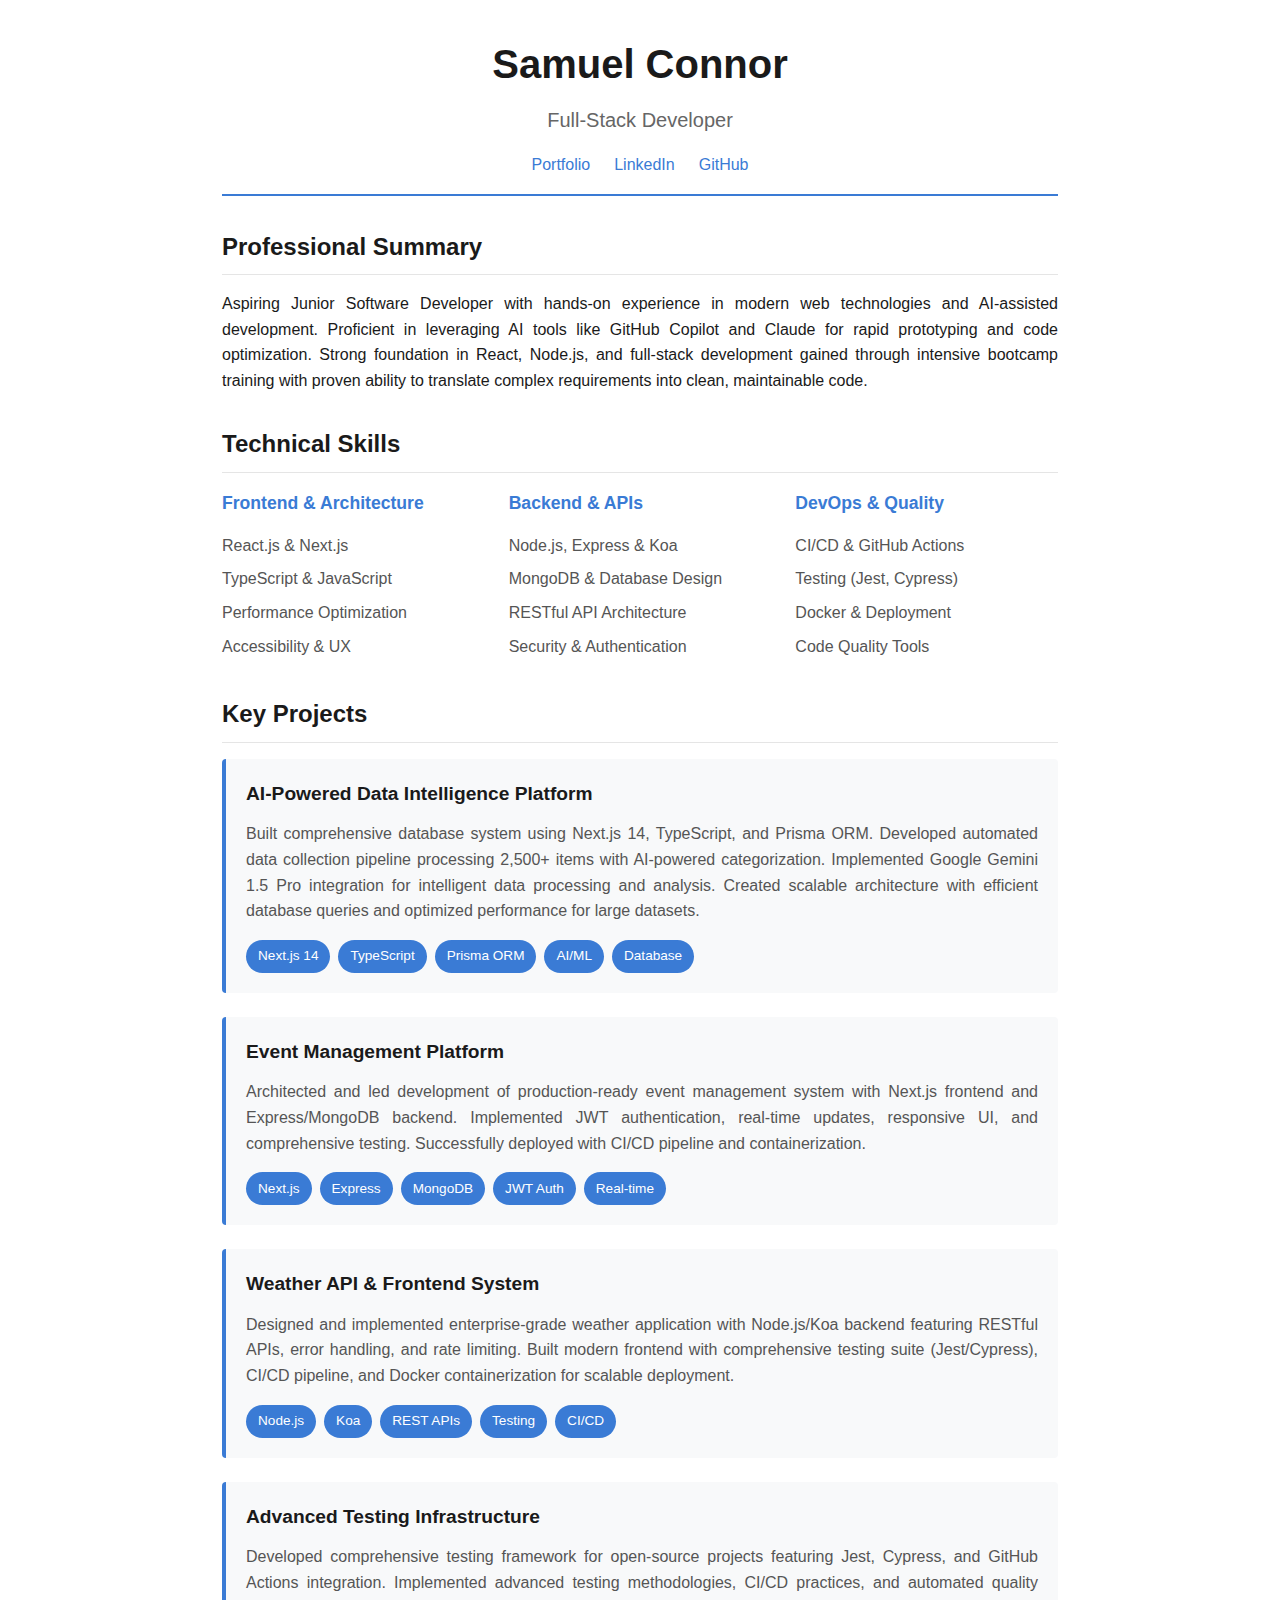
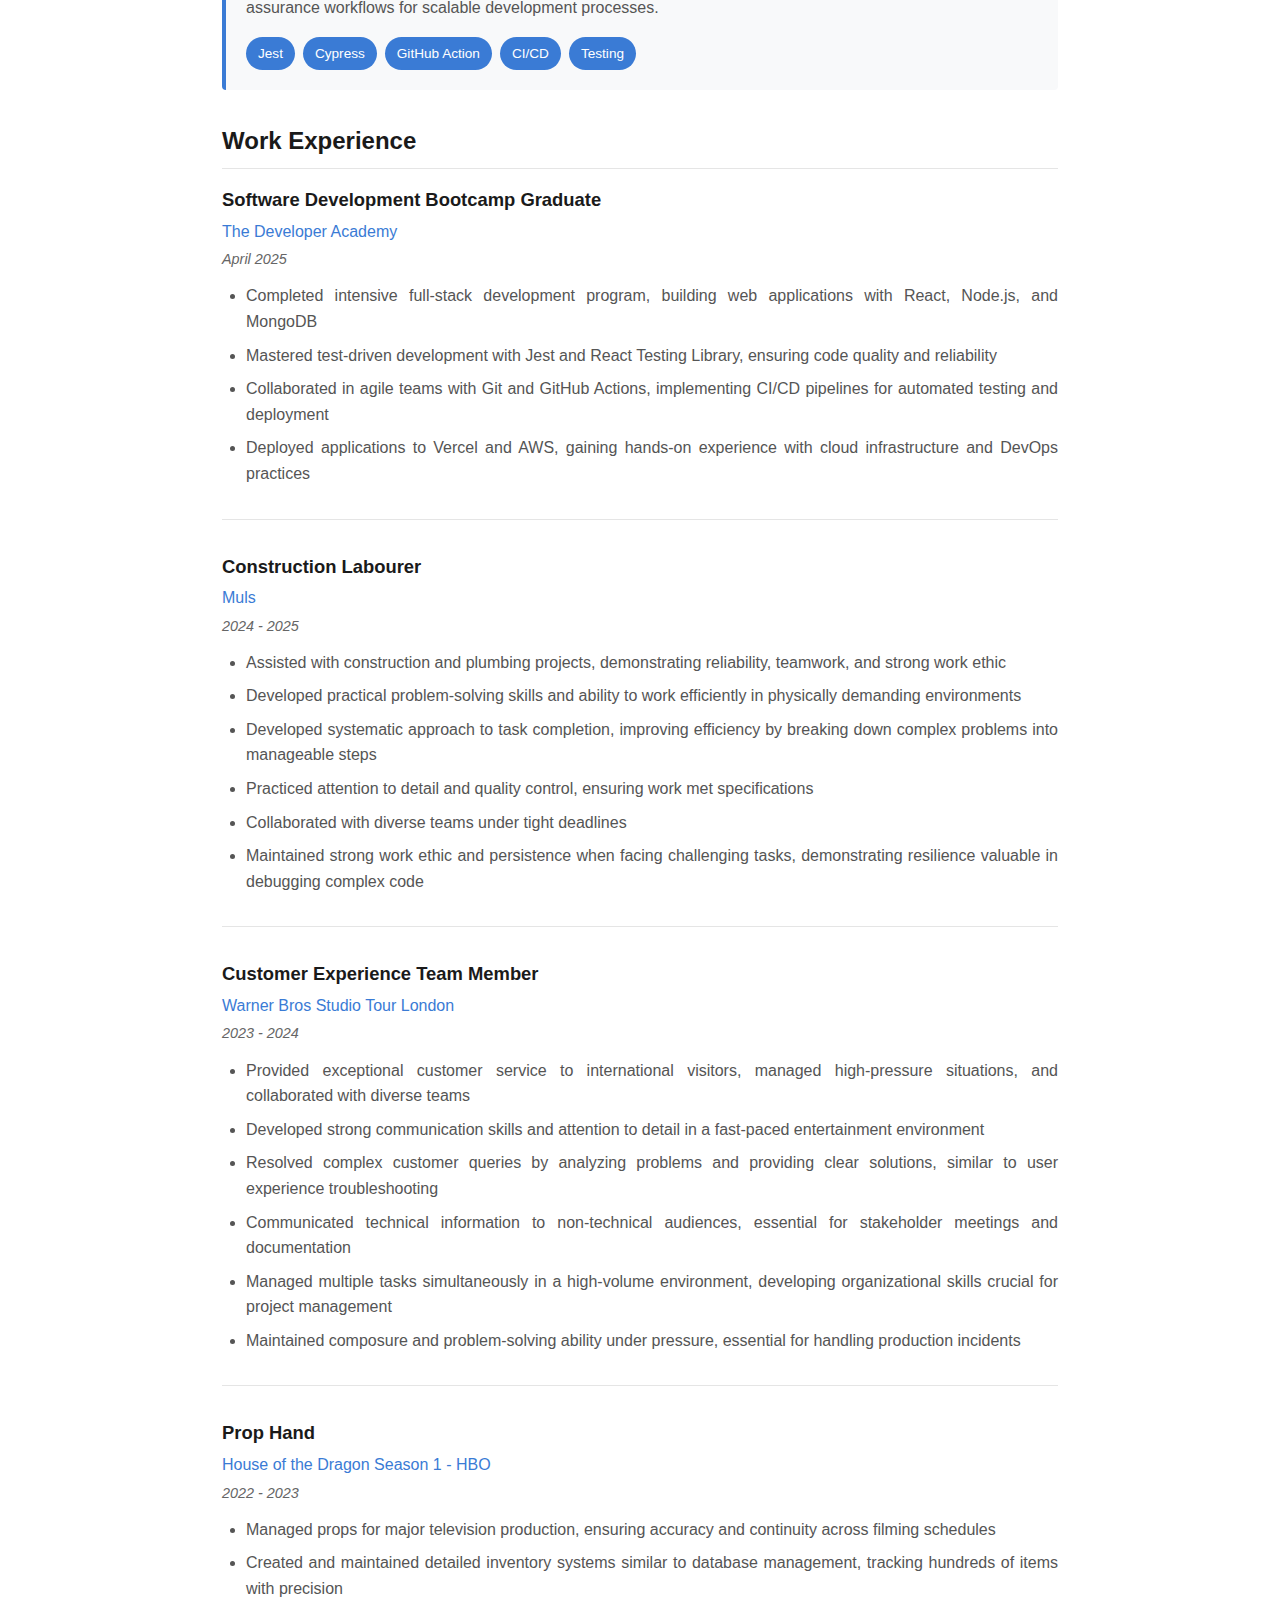
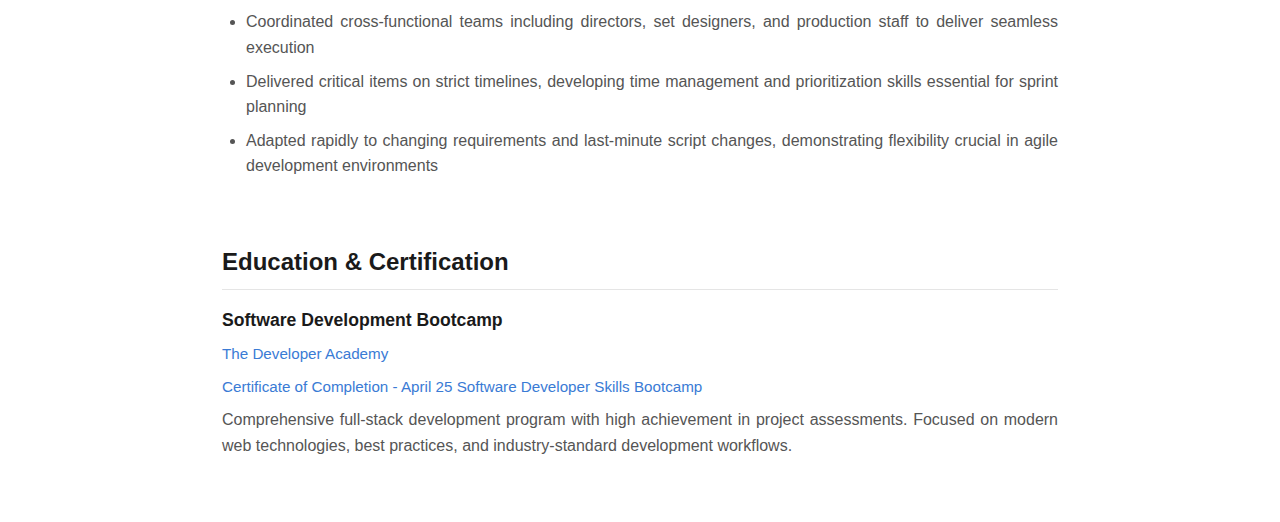
<file: Samuel_Connor_CV.html>
<!DOCTYPE html>
<html lang="en">
  <head>
    <meta charset="UTF-8">
    <meta name="viewport" content="width=device-width, initial-scale=1.0">
    <title>Samuel Connor - CV</title>
    <style>
      * {
        margin: 0;
        padding: 0;
        box-sizing: border-box;
      }
      
      body {
        font-family: 'Segoe UI', Tahoma, Geneva, Verdana, sans-serif;
        color: #1a1a1a;
        background: white;
        line-height: 1.6;
        padding: 2rem;
        max-width: 900px;
        margin: 0 auto;
      }
      
      .cv-header {
        text-align: center;
        margin-bottom: 2rem;
        padding-bottom: 1rem;
        border-bottom: 2px solid #3a7bd5;
      }
      
      .cv-header h1 {
        font-size: 2.5rem;
        font-weight: 700;
        margin-bottom: 0.5rem;
        color: #1a1a1a;
      }
      
      .cv-header h2 {
        font-size: 1.25rem;
        font-weight: 500;
        color: #666;
        margin-bottom: 1rem;
      }
      
      .cv-links {
        display: flex;
        justify-content: center;
        gap: 1.5rem;
        flex-wrap: wrap;
      }
      
      .cv-links a {
        color: #3a7bd5;
        text-decoration: none;
        font-weight: 500;
      }
      
      .cv-section {
        margin-bottom: 2rem;
        page-break-inside: avoid;
      }
      
      .cv-section-title {
        font-size: 1.5rem;
        font-weight: 700;
        margin-bottom: 1rem;
        color: #1a1a1a;
        border-bottom: 1px solid #e5e5e5;
        padding-bottom: 0.5rem;
      }
      
      .professional-summary {
        text-align: justify;
        margin-bottom: 1.5rem;
      }
      
      .skills-grid {
        display: grid;
        grid-template-columns: repeat(3, 1fr);
        gap: 1.5rem;
        margin-bottom: 1.5rem;
      }
      
      .skills-column h3 {
        font-size: 1.1rem;
        font-weight: 600;
        margin-bottom: 0.75rem;
        color: #3a7bd5;
      }
      
      .skills-column ul {
        list-style: none;
        padding: 0;
      }
      
      .skills-column li {
        padding: 0.25rem 0;
        color: #555;
      }
      
      .project-card {
        background: #f8f9fa;
        border-left: 4px solid #3a7bd5;
        padding: 1.25rem;
        margin-bottom: 1.5rem;
        border-radius: 4px;
        page-break-inside: avoid;
      }
      
      .project-title {
        font-size: 1.2rem;
        font-weight: 600;
        margin-bottom: 0.75rem;
        color: #1a1a1a;
      }
      
      .project-description {
        margin-bottom: 1rem;
        color: #555;
        text-align: justify;
      }
      
      .project-keywords {
        display: flex;
        flex-wrap: wrap;
        gap: 0.5rem;
        margin-top: 0.75rem;
      }
      
      .keyword-tag {
        background: #3a7bd5;
        color: white;
        padding: 0.35rem 0.75rem;
        border-radius: 20px;
        font-size: 0.85rem;
        font-weight: 500;
      }
      
      .work-experience-item {
        margin-bottom: 2rem;
        padding-bottom: 1.5rem;
        border-bottom: 1px solid #e5e5e5;
        page-break-inside: avoid;
      }
      
      .work-experience-item:last-child {
        border-bottom: none;
      }
      
      .work-header {
        margin-bottom: 0.75rem;
      }
      
      .work-title {
        font-size: 1.15rem;
        font-weight: 600;
        color: #1a1a1a;
        margin-bottom: 0.25rem;
      }
      
      .work-company {
        font-size: 1rem;
        color: #3a7bd5;
        font-weight: 500;
        margin-bottom: 0.25rem;
      }
      
      .work-dates {
        font-size: 0.9rem;
        color: #666;
        font-style: italic;
      }
      
      .work-description {
        margin-top: 0.75rem;
      }
      
      .work-description ul {
        margin-left: 1.5rem;
        margin-top: 0.5rem;
      }
      
      .work-description li {
        margin-bottom: 0.5rem;
        color: #555;
        text-align: justify;
      }
      
      .education-item {
        margin-bottom: 1.5rem;
      }
      
      .education-title {
        font-size: 1.1rem;
        font-weight: 600;
        color: #1a1a1a;
        margin-bottom: 0.5rem;
      }
      
      .education-cert {
        font-size: 0.95rem;
        color: #3a7bd5;
        font-weight: 500;
        margin-bottom: 0.5rem;
      }
      
      .education-description {
        color: #555;
        text-align: justify;
      }
      
      @media print {
        body {
          padding: 1rem;
        }
        
        .cv-section {
          page-break-inside: avoid;
        }
        
        .project-card {
          page-break-inside: avoid;
        }
        
        .work-experience-item {
          page-break-inside: avoid;
        }
      }
      
      @media screen and (max-width: 768px) {
        .skills-grid {
          grid-template-columns: 1fr;
        }
      }
    </style>
  </head>
  
  <body>
    <!-- Header -->
    <div class="cv-header">
      <h1>Samuel Connor</h1>
      <h2>Full-Stack Developer</h2>
      <div class="cv-links">
        <a href="https://samconnor.uk">Portfolio</a>
        <a href="https://www.linkedin.com/in/samuel-connor">LinkedIn</a>
        <a href="https://github.com/colaone1">GitHub</a>
      </div>
    </div>

    <!-- Professional Summary -->
    <div class="cv-section">
      <h2 class="cv-section-title">Professional Summary</h2>
      <p class="professional-summary">
        Aspiring Junior Software Developer with hands-on experience in modern web technologies and AI-assisted development. Proficient in leveraging AI tools like GitHub Copilot and Claude for rapid prototyping and code optimization. Strong foundation in React, Node.js, and full-stack development gained through intensive bootcamp training with proven ability to translate complex requirements into clean, maintainable code.
      </p>
    </div>

    <!-- Technical Skills -->
    <div class="cv-section">
      <h2 class="cv-section-title">Technical Skills</h2>
      <div class="skills-grid">
        <div class="skills-column">
          <h3>Frontend & Architecture</h3>
          <ul>
            <li>React.js & Next.js</li>
            <li>TypeScript & JavaScript</li>
            <li>Performance Optimization</li>
            <li>Accessibility & UX</li>
          </ul>
        </div>
        <div class="skills-column">
          <h3>Backend & APIs</h3>
          <ul>
            <li>Node.js, Express & Koa</li>
            <li>MongoDB & Database Design</li>
            <li>RESTful API Architecture</li>
            <li>Security & Authentication</li>
          </ul>
        </div>
        <div class="skills-column">
          <h3>DevOps & Quality</h3>
          <ul>
            <li>CI/CD & GitHub Actions</li>
            <li>Testing (Jest, Cypress)</li>
            <li>Docker & Deployment</li>
            <li>Code Quality Tools</li>
          </ul>
        </div>
      </div>
    </div>

    <!-- Key Projects -->
    <div class="cv-section">
      <h2 class="cv-section-title">Key Projects</h2>
      
      <!-- AI-Powered Data Intelligence Platform (First) -->
      <div class="project-card">
        <div class="project-title">AI-Powered Data Intelligence Platform</div>
        <div class="project-description">
          Built comprehensive database system using Next.js 14, TypeScript, and Prisma ORM. Developed automated data collection pipeline processing 2,500+ items with AI-powered categorization. Implemented Google Gemini 1.5 Pro integration for intelligent data processing and analysis. Created scalable architecture with efficient database queries and optimized performance for large datasets.
        </div>
        <div class="project-keywords">
          <span class="keyword-tag">Next.js 14</span>
          <span class="keyword-tag">TypeScript</span>
          <span class="keyword-tag">Prisma ORM</span>
          <span class="keyword-tag">AI/ML</span>
          <span class="keyword-tag">Database</span>
        </div>
      </div>

      <!-- Event Management Platform -->
      <div class="project-card">
        <div class="project-title">Event Management Platform</div>
        <div class="project-description">
          Architected and led development of production-ready event management system with Next.js frontend and Express/MongoDB backend. Implemented JWT authentication, real-time updates, responsive UI, and comprehensive testing. Successfully deployed with CI/CD pipeline and containerization.
        </div>
        <div class="project-keywords">
          <span class="keyword-tag">Next.js</span>
          <span class="keyword-tag">Express</span>
          <span class="keyword-tag">MongoDB</span>
          <span class="keyword-tag">JWT Auth</span>
          <span class="keyword-tag">Real-time</span>
        </div>
      </div>

      <!-- Weather API & Frontend System -->
      <div class="project-card">
        <div class="project-title">Weather API & Frontend System</div>
        <div class="project-description">
          Designed and implemented enterprise-grade weather application with Node.js/Koa backend featuring RESTful APIs, error handling, and rate limiting. Built modern frontend with comprehensive testing suite (Jest/Cypress), CI/CD pipeline, and Docker containerization for scalable deployment.
        </div>
        <div class="project-keywords">
          <span class="keyword-tag">Node.js</span>
          <span class="keyword-tag">Koa</span>
          <span class="keyword-tag">REST APIs</span>
          <span class="keyword-tag">Testing</span>
          <span class="keyword-tag">CI/CD</span>
        </div>
      </div>

      <!-- Advanced Testing Infrastructure -->
      <div class="project-card">
        <div class="project-title">Advanced Testing Infrastructure</div>
        <div class="project-description">
          Developed comprehensive testing framework for open-source projects featuring Jest, Cypress, and GitHub Actions integration. Implemented advanced testing methodologies, CI/CD practices, and automated quality assurance workflows for scalable development processes.
        </div>
        <div class="project-keywords">
          <span class="keyword-tag">Jest</span>
          <span class="keyword-tag">Cypress</span>
          <span class="keyword-tag">GitHub Action</span>
          <span class="keyword-tag">CI/CD</span>
          <span class="keyword-tag">Testing</span>
        </div>
      </div>
    </div>

    <!-- Work Experience -->
    <div class="cv-section">
      <h2 class="cv-section-title">Work Experience</h2>
      
      <!-- Software Development Bootcamp Graduate -->
      <div class="work-experience-item">
        <div class="work-header">
          <div class="work-title">Software Development Bootcamp Graduate</div>
          <div class="work-company">The Developer Academy</div>
          <div class="work-dates">April 2025</div>
        </div>
        <div class="work-description">
          <ul>
            <li>Completed intensive full-stack development program, building web applications with React, Node.js, and MongoDB</li>
            <li>Mastered test-driven development with Jest and React Testing Library, ensuring code quality and reliability</li>
            <li>Collaborated in agile teams with Git and GitHub Actions, implementing CI/CD pipelines for automated testing and deployment</li>
            <li>Deployed applications to Vercel and AWS, gaining hands-on experience with cloud infrastructure and DevOps practices</li>
          </ul>
        </div>
      </div>

      <!-- Construction Labourer -->
      <div class="work-experience-item">
        <div class="work-header">
          <div class="work-title">Construction Labourer</div>
          <div class="work-company">Muls</div>
          <div class="work-dates">2024 - 2025</div>
        </div>
        <div class="work-description">
          <ul>
            <li>Assisted with construction and plumbing projects, demonstrating reliability, teamwork, and strong work ethic</li>
            <li>Developed practical problem-solving skills and ability to work efficiently in physically demanding environments</li>
            <li>Developed systematic approach to task completion, improving efficiency by breaking down complex problems into manageable steps</li>
            <li>Practiced attention to detail and quality control, ensuring work met specifications</li>
            <li>Collaborated with diverse teams under tight deadlines</li>
            <li>Maintained strong work ethic and persistence when facing challenging tasks, demonstrating resilience valuable in debugging complex code</li>
          </ul>
        </div>
      </div>

      <!-- Customer Experience Team Member -->
      <div class="work-experience-item">
        <div class="work-header">
          <div class="work-title">Customer Experience Team Member</div>
          <div class="work-company">Warner Bros Studio Tour London</div>
          <div class="work-dates">2023 - 2024</div>
        </div>
        <div class="work-description">
          <ul>
            <li>Provided exceptional customer service to international visitors, managed high-pressure situations, and collaborated with diverse teams</li>
            <li>Developed strong communication skills and attention to detail in a fast-paced entertainment environment</li>
            <li>Resolved complex customer queries by analyzing problems and providing clear solutions, similar to user experience troubleshooting</li>
            <li>Communicated technical information to non-technical audiences, essential for stakeholder meetings and documentation</li>
            <li>Managed multiple tasks simultaneously in a high-volume environment, developing organizational skills crucial for project management</li>
            <li>Maintained composure and problem-solving ability under pressure, essential for handling production incidents</li>
          </ul>
        </div>
      </div>

      <!-- Prop Hand -->
      <div class="work-experience-item">
        <div class="work-header">
          <div class="work-title">Prop Hand</div>
          <div class="work-company">House of the Dragon Season 1 - HBO</div>
          <div class="work-dates">2022 - 2023</div>
        </div>
        <div class="work-description">
          <ul>
            <li>Managed props for major television production, ensuring accuracy and continuity across filming schedules</li>
            <li>Created and maintained detailed inventory systems similar to database management, tracking hundreds of items with precision</li>
            <li>Coordinated cross-functional teams including directors, set designers, and production staff to deliver seamless execution</li>
            <li>Delivered critical items on strict timelines, developing time management and prioritization skills essential for sprint planning</li>
            <li>Adapted rapidly to changing requirements and last-minute script changes, demonstrating flexibility crucial in agile development environments</li>
          </ul>
        </div>
      </div>
    </div>

    <!-- Education & Certification -->
    <div class="cv-section">
      <h2 class="cv-section-title">Education & Certification</h2>
      <div class="education-item">
        <div class="education-title">Software Development Bootcamp</div>
        <div class="education-cert">The Developer Academy</div>
        <div class="education-cert">Certificate of Completion - April 25 Software Developer Skills Bootcamp</div>
        <div class="education-description">
          Comprehensive full-stack development program with high achievement in project assessments. Focused on modern web technologies, best practices, and industry-standard development workflows.
        </div>
      </div>
    </div>
  </body>
</html>
</file>
